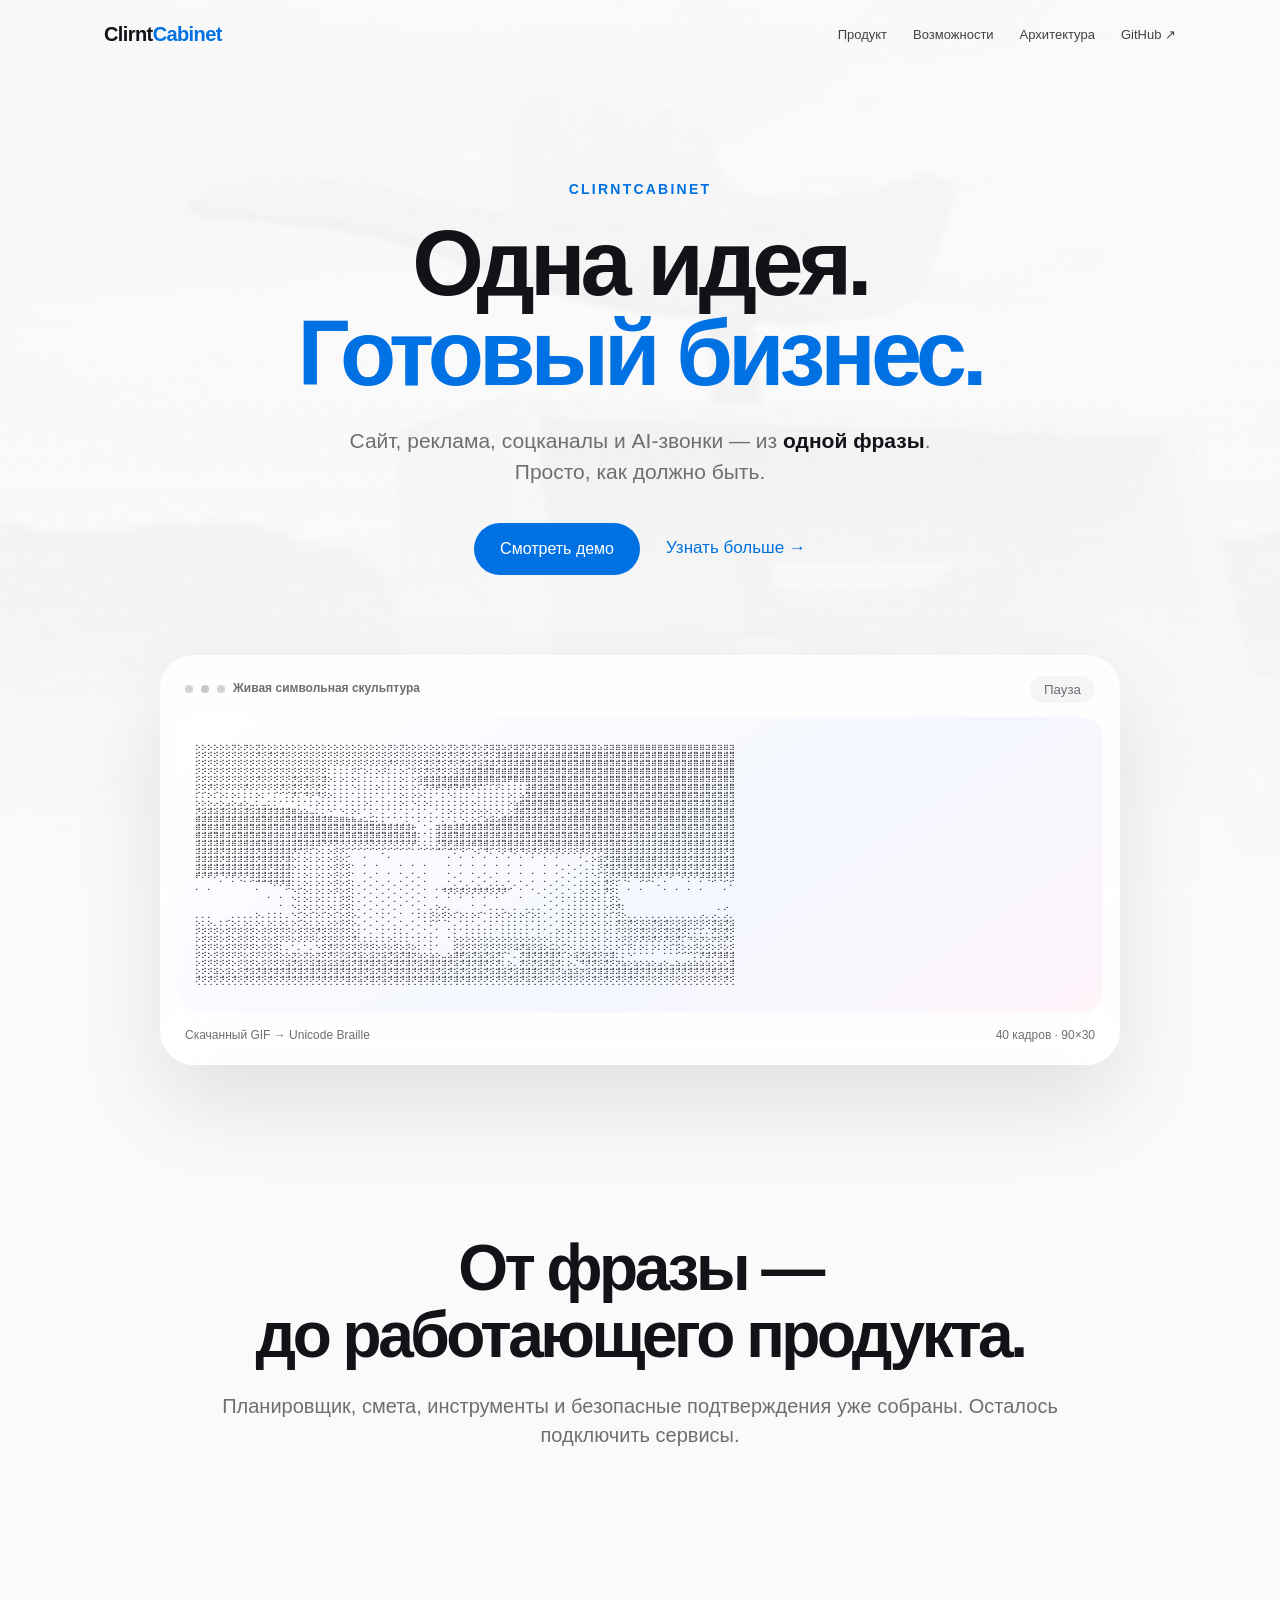
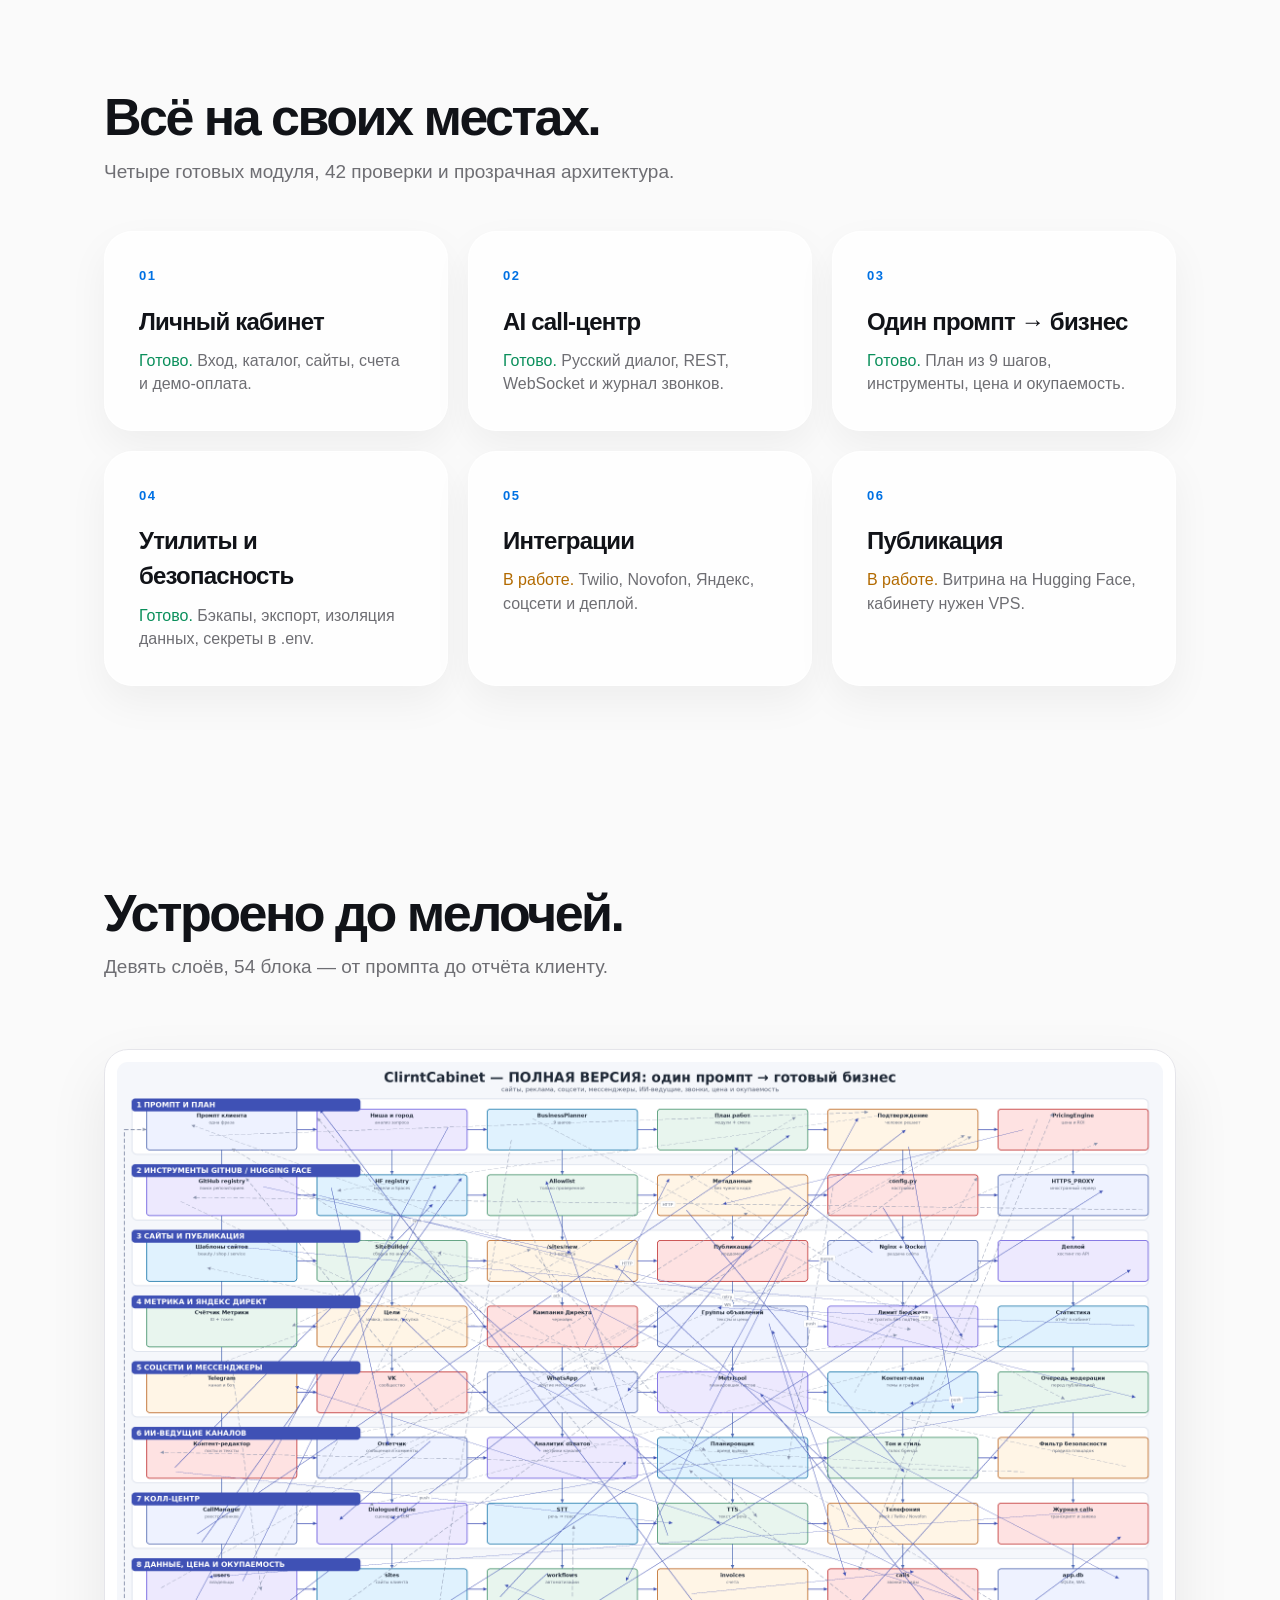
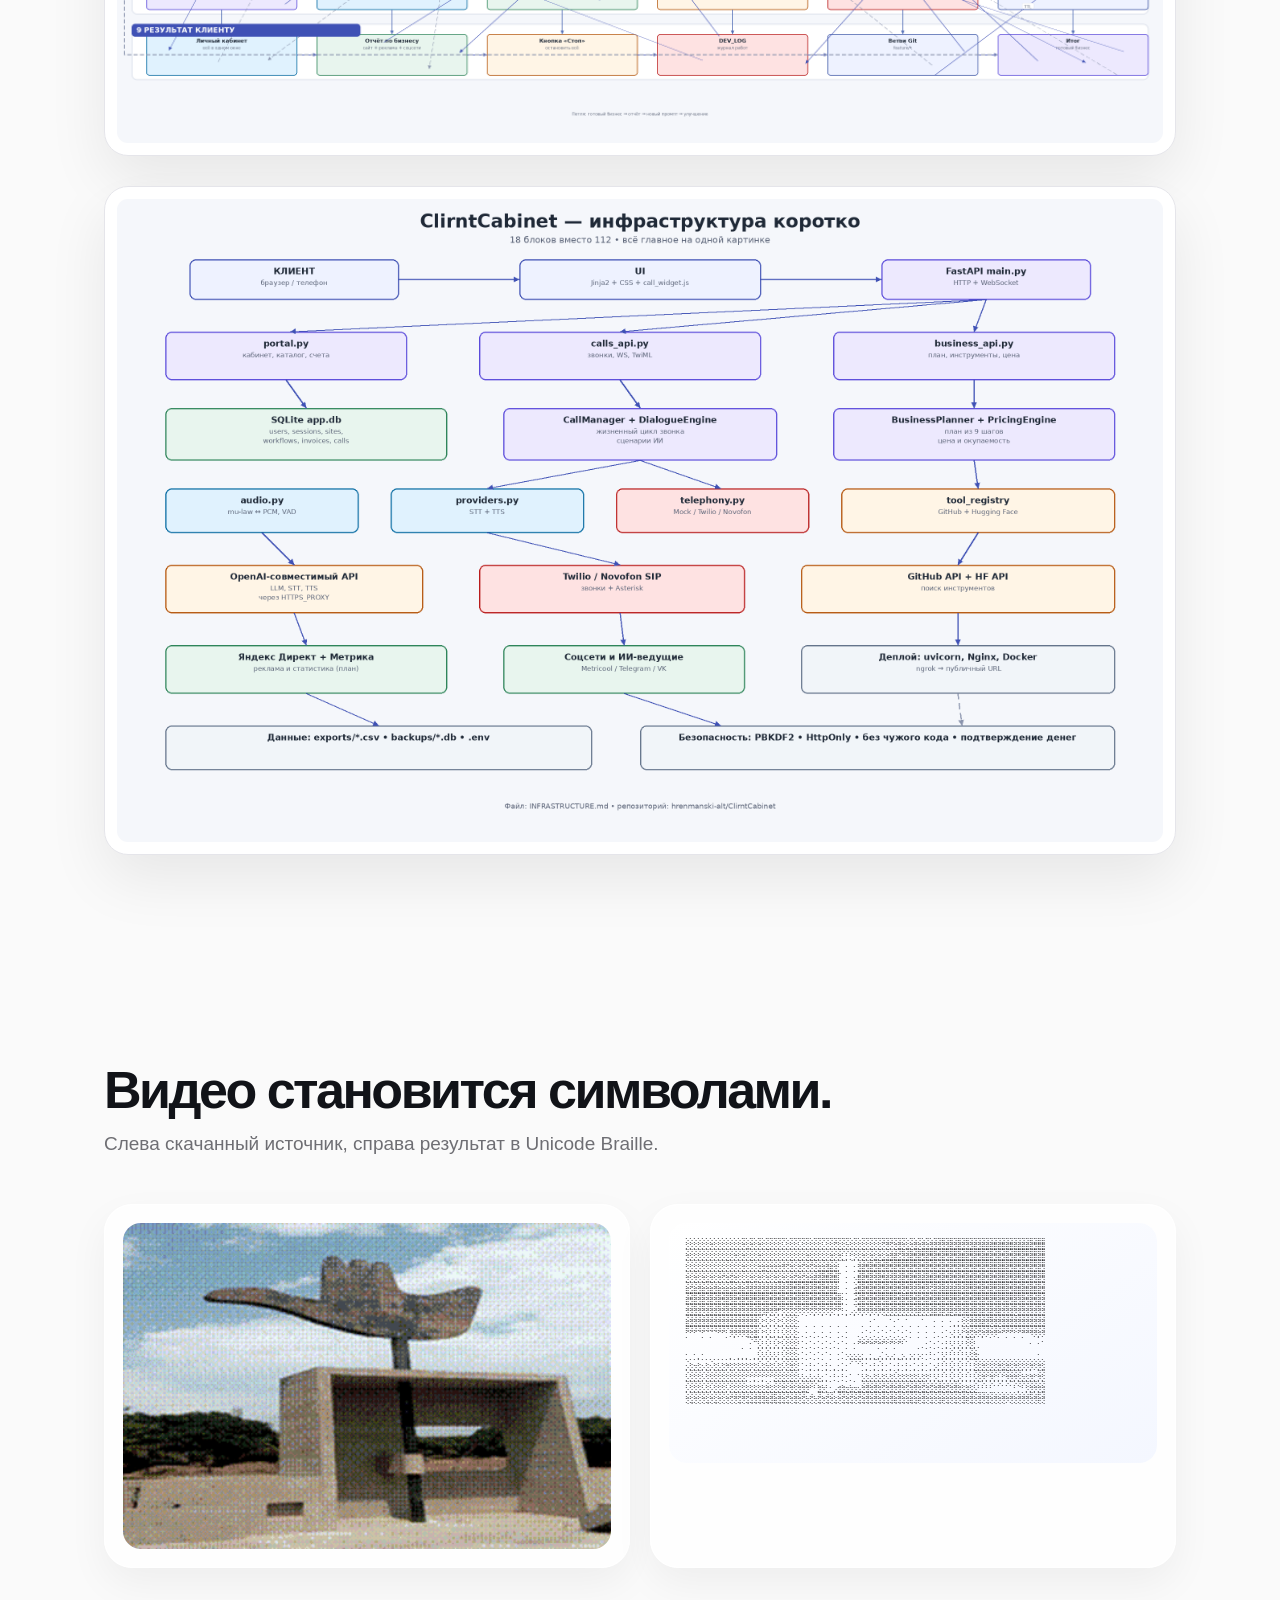
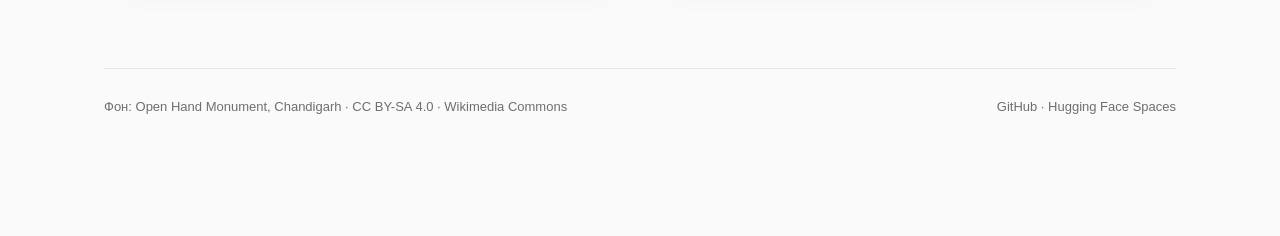
<file: deploy_space/index.html>
<!doctype html>
<html lang="ru">
<head>
<meta charset="utf-8">
<meta name="viewport" content="width=device-width, initial-scale=1">
<title>ClirntCabinet — один промпт, готовый бизнес</title>
<style>
:root{
  --ink:#111318; --muted:#6e6e73; --line:#e5e5ea; --blue:#0071e3;
}
*{box-sizing:border-box}
html{scroll-behavior:smooth}
body{
  margin:0;color:var(--ink);background:#fafafa;
  font:17px/1.47 -apple-system,BlinkMacSystemFont,"SF Pro Display","Helvetica Neue",Inter,Arial,sans-serif;
  -webkit-font-smoothing:antialiased;overflow-x:hidden;
}
/* скачанный GIF на заднем плане */
.bg-gif{position:fixed;inset:0;z-index:-3;pointer-events:none;
  background:url("assets/hand_rotate.gif") center center/cover no-repeat;
  opacity:.13;filter:grayscale(1) contrast(1.15);
}
.bg-veil{position:fixed;inset:0;z-index:-2;pointer-events:none;
  background:linear-gradient(180deg,rgba(250,250,250,.86) 0%,rgba(250,250,250,.70) 40%,rgba(250,250,250,.94) 100%);
}
@media(max-width:700px){.bg-gif{opacity:.08}.bg-veil{background:rgba(250,250,250,.88)}}
a{color:var(--blue);text-decoration:none}
a:hover{text-decoration:underline}
.wrap{max-width:1120px;margin:auto;padding:0 24px 120px}

/* Apple-like nav */
header.nav{display:flex;align-items:center;justify-content:space-between;padding:20px 0;position:relative;z-index:5}
.brand{font-size:20px;font-weight:650;letter-spacing:-.6px;color:var(--ink)}
.brand span{color:var(--blue)}
nav.links{display:flex;gap:26px;align-items:center;font-size:13px}
nav.links a{color:#424245}
@media(max-width:700px){nav.links a:nth-child(-n+2){display:none}}

/* hero */
.hero{text-align:center;padding:110px 0 70px}
.kicker{font-size:14px;font-weight:650;letter-spacing:.16em;text-transform:uppercase;color:var(--blue);margin:0 0 18px}
h1{font-size:clamp(48px,8vw,92px);line-height:.98;letter-spacing:-5px;margin:0;font-weight:700}
h1 em{font-style:normal;color:var(--blue)}
.lead{max-width:650px;margin:28px auto 0;font-size:21px;line-height:1.45;color:var(--muted)}
.lead strong{color:var(--ink);font-weight:600}
.cta{display:flex;justify-content:center;align-items:center;gap:26px;flex-wrap:wrap;margin-top:36px}
.btn{display:inline-block;background:var(--blue);color:#fff;border-radius:980px;padding:14px 26px;font-size:16px;font-weight:500;transition:.2s}
.btn:hover{background:#0077ed;text-decoration:none;transform:translateY(-1px)}
.link{font-size:17px}

/* product stage */
.stage{padding:10px 0 130px}
.stage-inner{max-width:960px;margin:auto;border-radius:34px;background:rgba(255,255,255,.82);
  border:1px solid rgba(255,255,255,.95);box-shadow:0 40px 90px rgba(0,0,0,.10);
  backdrop-filter:blur(20px);padding:16px;overflow:hidden}
.stage-top{display:flex;align-items:center;gap:8px;padding:4px 8px 14px;color:var(--muted);font-size:12px;font-weight:600}
.stage-top i{width:8px;height:8px;border-radius:50%;background:#d2d2d7}
.stage-top i:nth-child(2){background:#c7c7cc}.stage-top i:nth-child(3){background:#d2d2d7}
.stage-top button{margin-left:auto;background:#f5f5f7;border:0;border-radius:980px;padding:6px 14px;font:600 12px/1 inherit;color:var(--muted);cursor:pointer}
.stage-top button:hover{color:var(--blue)}
pre#ascii{margin:0;white-space:pre;overflow:hidden;width:100%;
  font:8px/1 ui-monospace,SFMono-Regular,Menlo,Consolas,monospace;
  color:#1d1d1f;background:linear-gradient(145deg,#fff,#f4f7ff 60%,#fff5fb);
  border-radius:22px;padding:28px 18px}
@media(max-width:860px){pre#ascii{font-size:5px;padding:16px 10px}}
.stage-foot{display:flex;justify-content:space-between;gap:12px;padding:14px 8px 4px;color:var(--muted);font-size:12px}

/* big statement */
.statement{padding:40px 0 140px;text-align:center;max-width:880px;margin:auto}
.statement h2{font-size:clamp(34px,5.4vw,64px);line-height:1.05;letter-spacing:-3.5px;margin:0 0 22px;font-weight:700}
.statement p{font-size:20px;color:var(--muted);margin:0}

/* features */
.section{padding:100px 0}
.section-title{font-size:clamp(30px,4.4vw,52px);line-height:1.06;letter-spacing:-2.5px;margin:0 0 12px;font-weight:700}
.section-sub{font-size:19px;color:var(--muted);margin:0 0 46px;max-width:680px}
.grid{display:grid;grid-template-columns:repeat(auto-fit,minmax(280px,1fr));gap:20px}
.card{background:rgba(255,255,255,.78);border:1px solid rgba(255,255,255,.9);border-radius:28px;padding:34px;box-shadow:0 16px 40px rgba(0,0,0,.05)}
.card .n{font-size:13px;font-weight:650;letter-spacing:.12em;color:var(--blue)}
.card h3{font-size:24px;letter-spacing:-.8px;margin:18px 0 10px}
.card p{color:var(--muted);margin:0;font-size:16px}
.ok{color:#0a8f5b}.wait{color:#b26a00}

/* diagrams */
.diagram{width:100%;border-radius:24px;background:#fff;border:1px solid var(--line);padding:12px;margin-top:22px;box-shadow:0 24px 60px rgba(0,0,0,.08)}
.split{display:grid;grid-template-columns:1fr 1fr;gap:20px}
@media(max-width:800px){.split{grid-template-columns:1fr}}
.panel{background:rgba(255,255,255,.8);border:1px solid #fff;border-radius:28px;padding:18px;box-shadow:0 16px 40px rgba(0,0,0,.05)}
.panel img{width:100%;border-radius:18px;display:block}
pre.sample{margin:0;white-space:pre;overflow:hidden;font:5.5px/1 monospace;color:#1d1d1f;
  background:linear-gradient(145deg,#fff,#f4f7ff);border-radius:18px;padding:16px;min-height:240px}

footer{border-top:1px solid var(--line);padding-top:28px;color:var(--muted);font-size:13px;display:flex;flex-wrap:wrap;gap:14px;justify-content:space-between}
footer a{color:var(--muted)}
</style>
</head>
<body>
<div class="bg-gif" aria-hidden="true"></div>
<div class="bg-veil" aria-hidden="true"></div>

<div class="wrap">
  <header class="nav">
    <div class="brand">Clirnt<span>Cabinet</span></div>
    <nav class="links">
      <a href="#product">Продукт</a>
      <a href="#features">Возможности</a>
      <a href="#scheme">Архитектура</a>
      <a href="https://github.com/hrenmanski-alt/ClirntCabinet">GitHub ↗</a>
    </nav>
  </header>

  <main class="hero">
    <p class="kicker">ClirntCabinet</p>
    <h1>Одна идея.<br><em>Готовый бизнес.</em></h1>
    <p class="lead">Сайт, реклама, соцканалы и AI-звонки — из <strong>одной фразы</strong>. Просто, как должно быть.</p>
    <div class="cta">
      <a class="btn" href="https://github.com/hrenmanski-alt/ClirntCabinet">Смотреть демо</a>
      <a class="link" href="#product">Узнать больше →</a>
    </div>
  </main>

  <section class="stage" id="product">
    <div class="stage-inner">
      <div class="stage-top"><i></i><i></i><i></i> Живая символьная скульптура <button id="toggle" type="button">Пауза</button></div>
      <pre id="ascii">Загрузка…</pre>
      <div class="stage-foot"><span>Скачанный GIF → Unicode Braille</span><span>40 кадров · 90×30</span></div>
    </div>
  </section>

  <section class="statement">
    <h2>От фразы —<br>до работающего продукта.</h2>
    <p>Планировщик, смета, инструменты и безопасные подтверждения уже собраны. Осталось подключить сервисы.</p>
  </section>

  <section class="section" id="features">
    <h2 class="section-title">Всё на своих местах.</h2>
    <p class="section-sub">Четыре готовых модуля, 42 проверки и прозрачная архитектура.</p>
    <div class="grid">
      <div class="card"><div class="n">01</div><h3>Личный кабинет</h3><p><span class="ok">Готово.</span> Вход, каталог, сайты, счета и демо-оплата.</p></div>
      <div class="card"><div class="n">02</div><h3>AI call-центр</h3><p><span class="ok">Готово.</span> Русский диалог, REST, WebSocket и журнал звонков.</p></div>
      <div class="card"><div class="n">03</div><h3>Один промпт → бизнес</h3><p><span class="ok">Готово.</span> План из 9 шагов, инструменты, цена и окупаемость.</p></div>
      <div class="card"><div class="n">04</div><h3>Утилиты и безопасность</h3><p><span class="ok">Готово.</span> Бэкапы, экспорт, изоляция данных, секреты в .env.</p></div>
      <div class="card"><div class="n">05</div><h3>Интеграции</h3><p><span class="wait">В работе.</span> Twilio, Novofon, Яндекс, соцсети и деплой.</p></div>
      <div class="card"><div class="n">06</div><h3>Публикация</h3><p><span class="wait">В работе.</span> Витрина на Hugging Face, кабинету нужен VPS.</p></div>
    </div>
  </section>

  <section class="section" id="scheme">
    <h2 class="section-title">Устроено до мелочей.</h2>
    <p class="section-sub">Девять слоёв, 54 блока — от промпта до отчёта клиенту.</p>
    <img class="diagram" src="assets/business_full.png" alt="Полная схема бизнес-конвейера">
    <img class="diagram" src="assets/infrastructure_short.png" alt="Короткая схема инфраструктуры">
  </section>

  <section class="section">
    <h2 class="section-title">Видео становится символами.</h2>
    <p class="section-sub">Слева скачанный источник, справа результат в Unicode Braille.</p>
    <div class="split">
      <div class="panel"><img src="assets/hand_rotate.gif" alt="Вращающаяся ладонь — скачанный GIF"></div>
      <div class="panel"><pre class="sample" id="sample">…</pre></div>
    </div>
  </section>

  <footer>
    <span>Фон: <a href="https://commons.wikimedia.org/wiki/File:Open_Hand_Monument,_rotating_in_the_wind,_May_2017.gif">Open Hand Monument, Chandigarh</a> · CC BY-SA 4.0 · Wikimedia Commons</span>
    <span><a href="https://github.com/hrenmanski-alt/ClirntCabinet">GitHub</a> · Hugging Face Spaces</span>
  </footer>
</div>

<script src="ascii_frames.js"></script>
<script>
(function(){
  const frames=window.ASCII_FRAMES||[];
  const out=document.getElementById('ascii'), sample=document.getElementById('sample'), toggle=document.getElementById('toggle');
  let i=0,timer=null;
  function draw(){
    if(!frames.length)return;
    out.textContent=frames[i];
    if(sample&&i%6===0)sample.textContent=frames[i];
    i=(i+1)%frames.length;
  }
  function play(){if(!timer)timer=setInterval(draw,85);toggle.textContent='Пауза';}
  function pause(){clearInterval(timer);timer=null;toggle.textContent='Играть';}
  toggle.addEventListener('click',()=>timer?pause():play());
  document.addEventListener('keydown',e=>{if(e.code==='Space'){e.preventDefault();timer?pause():play();}});
  if(frames.length){draw();play();}
})();
</script>
</body>
</html>
</file>
